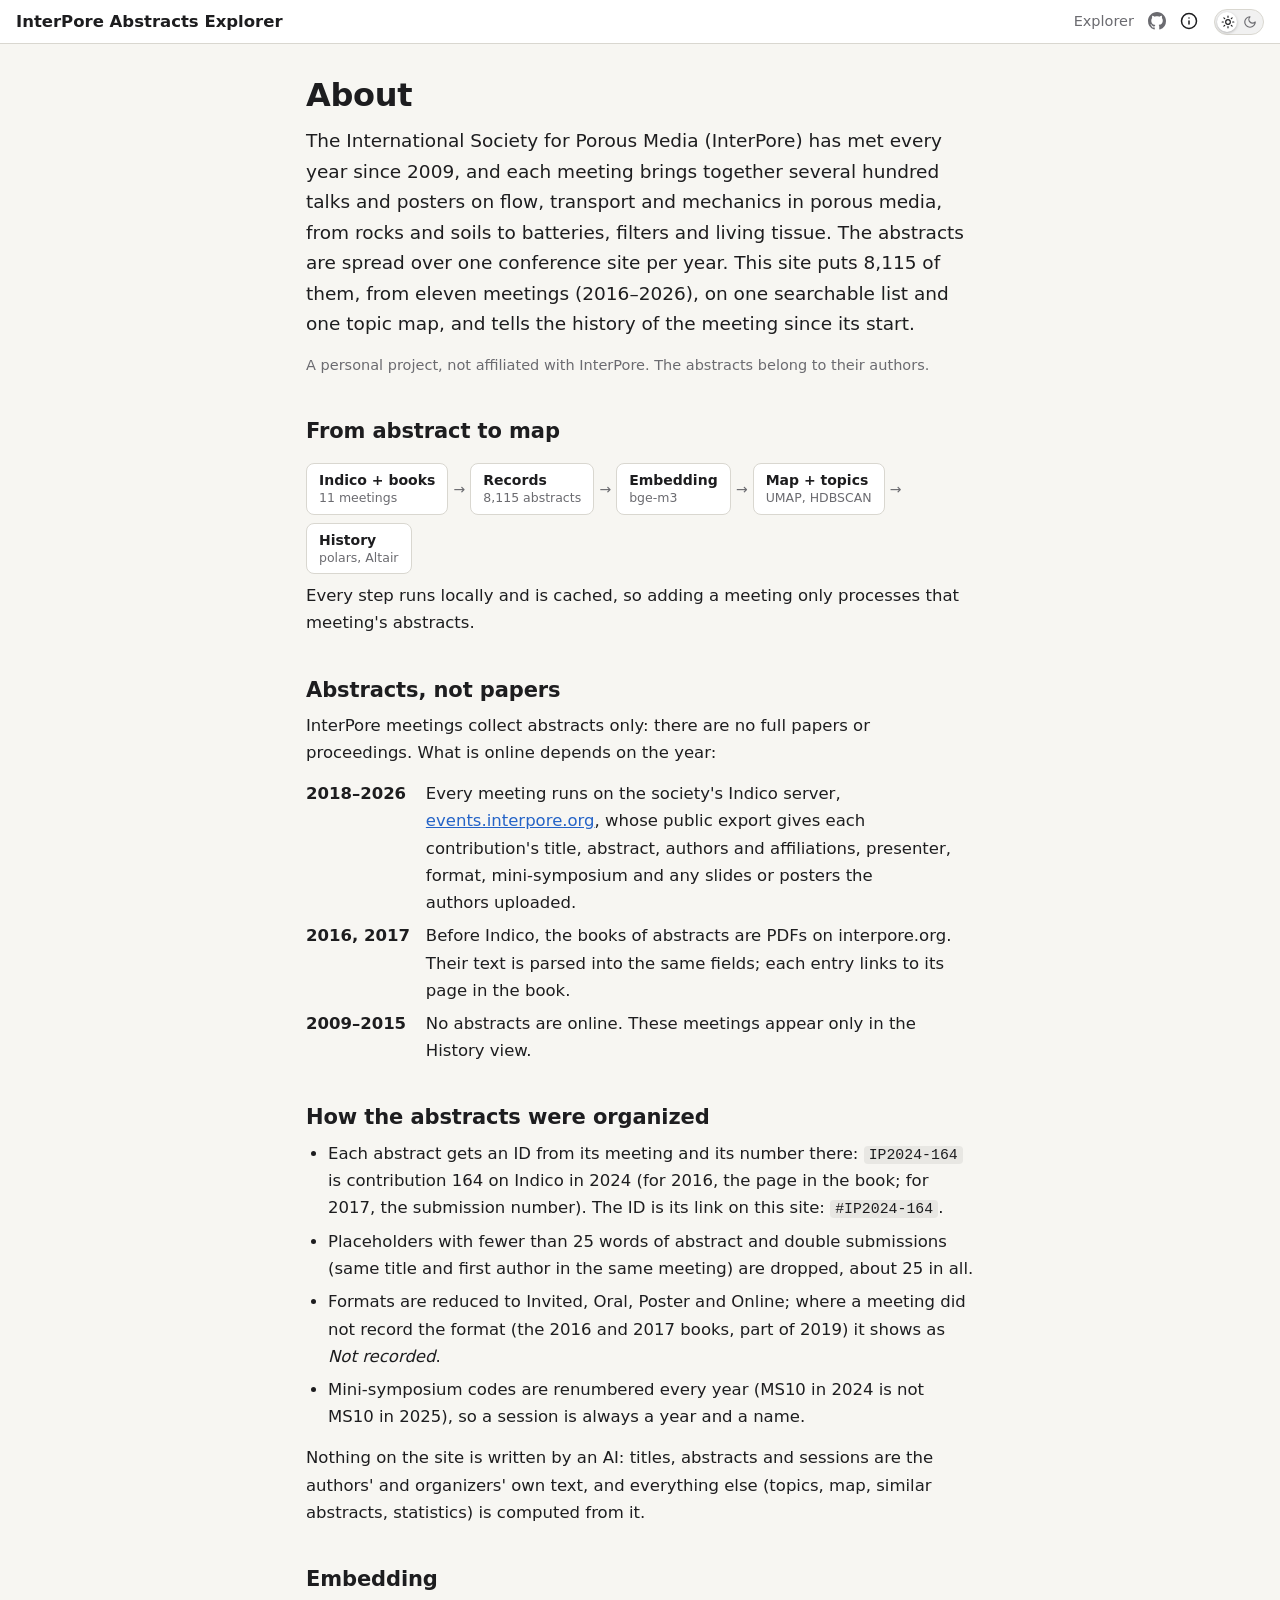
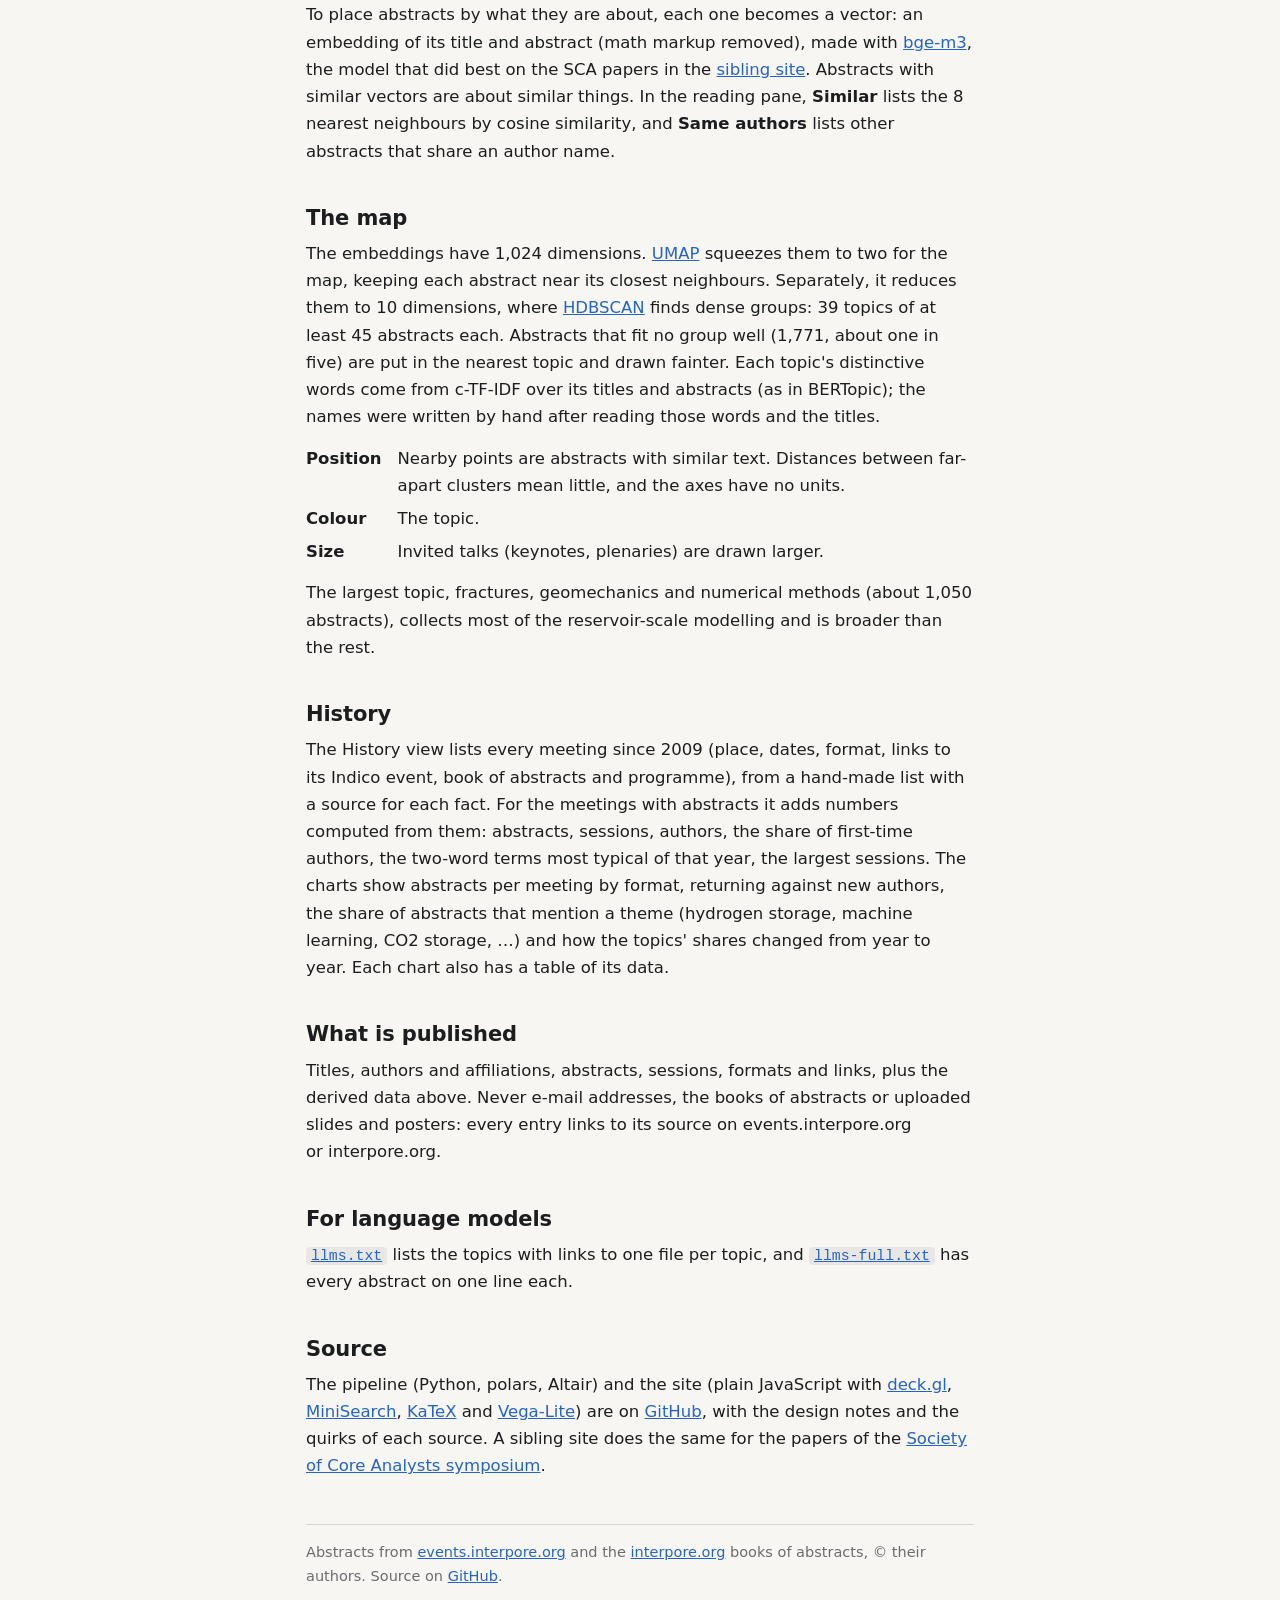
<file: site/about.html>
<!doctype html>
<html lang="en">
<head>
  <meta charset="utf-8">
  <meta name="viewport" content="width=device-width, initial-scale=1">
  <title>About · InterPore Abstracts Explorer</title>
  <meta name="description" content="How the InterPore Abstracts Explorer was built: where the abstracts come from, how they were organized, embedded, clustered into topics and mapped.">
  <script>
    // Apply a saved light/dark choice before first paint (no flash); otherwise follow the system.
    try {
      const t = localStorage.getItem("theme");
      if (t === "light" || t === "dark") document.documentElement.dataset.theme = t;
    } catch {}
  </script>
  <link rel="stylesheet" href="style.css">
</head>
<body class="about">
  <header class="bar">
    <h1><a href="./">InterPore Abstracts Explorer</a></h1>
    <nav class="links" aria-label="Site">
      <a href="./">Explorer</a>
      <a class="gh" href="https://github.com/mralbu/interpore-papers" target="_blank" rel="noopener" aria-label="Source on GitHub" title="Source on GitHub"><svg viewBox="0 0 16 16" width="18" height="18" aria-hidden="true" fill="currentColor"><path d="M8 0c4.42 0 8 3.58 8 8a8.013 8.013 0 0 1-5.45 7.59c-.4.08-.55-.17-.55-.38 0-.27.01-1.13.01-2.2 0-.75-.25-1.23-.54-1.48 1.78-.2 3.65-.88 3.65-3.95 0-.88-.31-1.59-.82-2.15.08-.2.36-1.02-.08-2.12 0 0-.67-.22-2.2.82-.64-.18-1.32-.27-2-.27-.68 0-1.36.09-2 .27-1.53-1.03-2.2-.82-2.2-.82-.44 1.1-.16 1.92-.08 2.12-.51.56-.82 1.28-.82 2.15 0 3.06 1.86 3.75 3.64 3.95-.23.2-.44.55-.51 1.07-.46.21-1.61.55-2.33-.66-.15-.24-.6-.83-1.23-.82-.67.01-.27.38.01.53.34.19.73.9.82 1.13.16.45.68 1.31 2.69.94 0 .67.01 1.3.01 1.49 0 .21-.15.45-.55.38A7.995 7.995 0 0 1 0 8c0-4.42 3.58-8 8-8Z"/></svg></a>
      <a class="about-link" href="about.html" aria-current="page" title="About this site, how it was built"><svg viewBox="0 0 24 24" width="18" height="18" fill="none" stroke="currentColor" stroke-width="2" stroke-linecap="round" stroke-linejoin="round" aria-hidden="true"><circle cx="12" cy="12" r="10"/><path d="M12 16v-4M12 8h.01"/></svg><span>About</span></a>
    </nav>
    <button id="theme" class="theme" type="button" role="switch" aria-label="Dark theme">
      <span class="knob" aria-hidden="true"></span>
      <!-- Sun and moon outlines from Lucide (ISC licence), drawn in currentColor. -->
      <span class="glyph" aria-hidden="true"><svg viewBox="0 0 24 24" width="14" height="14" fill="none" stroke="currentColor" stroke-width="2" stroke-linecap="round" stroke-linejoin="round"><circle cx="12" cy="12" r="4"/><path d="M12 2v2M12 20v2m-7.07-17.07 1.41 1.41m11.32 11.32 1.41 1.41M2 12h2m16 0h2M6.34 17.66l-1.41 1.41M19.07 4.93l-1.41 1.41"/></svg></span>
      <span class="glyph" aria-hidden="true"><svg viewBox="0 0 24 24" width="14" height="14" fill="none" stroke="currentColor" stroke-width="2" stroke-linecap="round" stroke-linejoin="round"><path d="M12 3a6 6 0 0 0 9 9 9 9 0 1 1-9-9Z"/></svg></span>
    </button>
  </header>

  <main class="prose">
    <h1>About</h1>
    <p class="lead">
      The International Society for Porous Media (InterPore) has met every year since 2009, and each meeting
      brings together several hundred talks and posters on flow, transport and mechanics in porous media, from
      rocks and soils to batteries, filters and living tissue. The abstracts are spread over one conference site
      per year. This site puts 8,115 of them, from eleven meetings (2016–2026), on one searchable list and one
      topic map, and tells the history of the meeting since its start.
    </p>
    <p class="note">A personal project, not affiliated with InterPore. The abstracts belong to their authors.</p>

    <h2>From abstract to map</h2>
    <ol class="flow" aria-label="Pipeline">
      <li><b>Indico + books</b><span>11 meetings</span></li>
      <li><b>Records</b><span>8,115 abstracts</span></li>
      <li><b>Embedding</b><span>bge-m3</span></li>
      <li><b>Map + topics</b><span>UMAP, HDBSCAN</span></li>
      <li><b>History</b><span>polars, Altair</span></li>
    </ol>
    <p>
      Every step runs locally and is cached, so adding a meeting only processes that meeting's abstracts.
    </p>

    <h2>Abstracts, not papers</h2>
    <p>
      InterPore meetings collect abstracts only: there are no full papers or proceedings. What is online
      depends on the year:
    </p>
    <dl>
      <dt>2018–2026</dt><dd>Every meeting runs on the society's Indico server,
        <a href="https://events.interpore.org/">events.interpore.org</a>, whose public export gives each
        contribution's title, abstract, authors and affiliations, presenter, format, mini-symposium and any
        slides or posters the authors uploaded.</dd>
      <dt>2016, 2017</dt><dd>Before Indico, the books of abstracts are PDFs on interpore.org. Their text is parsed
        into the same fields; each entry links to its page in the book.</dd>
      <dt>2009–2015</dt><dd>No abstracts are online. These meetings appear only in the History view.</dd>
    </dl>

    <h2>How the abstracts were organized</h2>
    <ul>
      <li>Each abstract gets an ID from its meeting and its number there: <code>IP2024-164</code> is contribution
        164 on Indico in 2024 (for 2016, the page in the book; for 2017, the submission number). The ID is its
        link on this site: <code>#IP2024-164</code>.</li>
      <li>Placeholders with fewer than 25 words of abstract and double submissions (same title and first author
        in the same meeting) are dropped, about 25 in all.</li>
      <li>Formats are reduced to Invited, Oral, Poster and Online; where a meeting did not record the format
        (the 2016 and 2017 books, part of 2019) it shows as <em>Not recorded</em>.</li>
      <li>Mini-symposium codes are renumbered every year (MS10 in 2024 is not MS10 in 2025), so a session is
        always a year and a name.</li>
    </ul>
    <p>
      Nothing on the site is written by an AI: titles, abstracts and sessions are the authors' and organizers'
      own text, and everything else (topics, map, similar abstracts, statistics) is computed from it.
    </p>

    <h2>Embedding</h2>
    <p>
      To place abstracts by what they are about, each one becomes a vector: an embedding of its title and abstract
      (math markup removed), made with <a href="https://huggingface.co/BAAI/bge-m3">bge-m3</a>, the model that
      did best on the SCA papers in the <a href="https://mralbu.github.io/sca-papers/about.html">sibling
      site</a>. Abstracts with similar vectors are about similar things. In the reading pane,
      <strong>Similar</strong> lists the 8 nearest neighbours by cosine similarity, and <strong>Same
      authors</strong> lists other abstracts that share an author name.
    </p>

    <h2>The map</h2>
    <p>
      The embeddings have 1,024 dimensions. <a href="https://umap-learn.readthedocs.io/">UMAP</a> squeezes them
      to two for the map, keeping each abstract near its closest neighbours. Separately, it reduces them to 10
      dimensions, where <a href="https://hdbscan.readthedocs.io/">HDBSCAN</a> finds dense groups: 39 topics of at
      least 45 abstracts each. Abstracts that fit no group well (1,771, about one in five) are put in the
      nearest topic and drawn fainter. Each topic's distinctive words come from c-TF-IDF over its titles and
      abstracts (as in BERTopic); the names were written by hand after reading those words and the titles.
    </p>
    <dl>
      <dt>Position</dt><dd>Nearby points are abstracts with similar text. Distances between far-apart clusters mean
        little, and the axes have no units.</dd>
      <dt>Colour</dt><dd>The topic.</dd>
      <dt>Size</dt><dd>Invited talks (keynotes, plenaries) are drawn larger.</dd>
    </dl>
    <p>
      The largest topic, fractures, geomechanics and numerical methods (about 1,050 abstracts), collects most of
      the reservoir-scale modelling and is broader than the rest.
    </p>

    <h2>History</h2>
    <p>
      The History view lists every meeting since 2009 (place, dates, format, links to its Indico event, book of
      abstracts and programme), from a hand-made list with a source for each fact. For the meetings with
      abstracts it adds numbers computed from them: abstracts, sessions, authors, the share of first-time
      authors, the two-word terms most typical of that year, the largest sessions. The charts show abstracts
      per meeting by format, returning against new authors, the share of abstracts that mention a theme
      (hydrogen storage, machine learning, CO2 storage, …) and how the topics' shares changed from year to year.
      Each chart also has a table of its data.
    </p>

    <h2>What is published</h2>
    <p>
      Titles, authors and affiliations, abstracts, sessions, formats and links, plus the derived data above.
      Never e-mail addresses, the books of abstracts or uploaded slides and posters: every entry links to its
      source on events.interpore.org or interpore.org.
    </p>

    <h2>For language models</h2>
    <p>
      <a href="llms.txt"><code>llms.txt</code></a> lists the topics with links to one file per topic, and
      <a href="llms-full.txt"><code>llms-full.txt</code></a> has every abstract on one line each.
    </p>

    <h2>Source</h2>
    <p>
      The pipeline (Python, polars, Altair) and the site (plain JavaScript with
      <a href="https://deck.gl/">deck.gl</a>, <a href="https://lucaong.github.io/minisearch/">MiniSearch</a>,
      <a href="https://katex.org/">KaTeX</a> and <a href="https://vega.github.io/vega-lite/">Vega-Lite</a>) are on
      <a href="https://github.com/mralbu/interpore-papers">GitHub</a>, with the design notes and the quirks of each
      source. A sibling site does the same for the papers of the
      <a href="https://mralbu.github.io/sca-papers/">Society of Core Analysts symposium</a>.
    </p>

    <footer>
      Abstracts from <a href="https://events.interpore.org/">events.interpore.org</a> and the
      <a href="https://www.interpore.org/">interpore.org</a> books of abstracts, © their authors. Source on
      <a href="https://github.com/mralbu/interpore-papers">GitHub</a>.
    </footer>
  </main>

  <script>
    // Same light/dark switch as the explorer (shared localStorage key).
    (() => {
      const btn = document.getElementById("theme");
      const root = document.documentElement;
      const isDark = () =>
        root.dataset.theme ? root.dataset.theme === "dark" : matchMedia("(prefers-color-scheme: dark)").matches;
      const sync = () => {
        btn.setAttribute("aria-checked", isDark());
        btn.title = isDark() ? "Switch to light theme" : "Switch to dark theme";
      };
      btn.addEventListener("click", () => {
        const t = isDark() ? "light" : "dark";
        root.dataset.theme = t;
        try { localStorage.setItem("theme", t); } catch {}
        sync();
      });
      matchMedia("(prefers-color-scheme: dark)").addEventListener("change", sync);
      sync();
    })();
  </script>
</body>
</html>
</file>
<file: site/style.css>
:root {
  --bg: #f7f6f2;
  --panel: #ffffffee;
  --text: #1d1d1f;
  --muted: #6b6b70;
  --line: #d9d7d0;
  --accent: #2463c7;
  --shadow: 0 2px 12px #0000001a;
  --card: #ffffff;
  --left-w: 310px;  /* resizable sidebars (set from app.js) */
  --right-w: 560px;
  color-scheme: light;
}
@media (prefers-color-scheme: dark) {
  :root:not([data-theme="light"]) {
    --bg: #121316;
    --panel: #1c1d22ee;
    --text: #e8e8ea;
    --muted: #9a9aa2;
    --line: #34353c;
    --accent: #7aa7ff;
    --shadow: 0 2px 12px #00000066;
    --card: #1a1b20;
    color-scheme: dark;
  }
}
/* Theme picked with the header toggle (app.js sets data-theme). */
:root[data-theme="dark"] {
  --bg: #121316;
  --panel: #1c1d22ee;
  --text: #e8e8ea;
  --muted: #9a9aa2;
  --line: #34353c;
  --accent: #7aa7ff;
  --shadow: 0 2px 12px #00000066;
  --card: #1a1b20;
  color-scheme: dark;
}

* { box-sizing: border-box; }
[hidden] { display: none !important; }
.view[hidden] { display: block !important; }
html, body { margin: 0; height: 100%; }
body {
  background: var(--bg);
  color: var(--text);
  font: 15.5px/1.45 system-ui, -apple-system, "Segoe UI", sans-serif;
  overflow: hidden;
}
a { color: var(--accent); }
.muted { color: var(--muted); }

.bar {
  position: fixed; inset: 0 0 auto 0; height: 44px; z-index: 3;
  display: flex; align-items: center; gap: 16px; padding: 0 16px;
  background: var(--panel); border-bottom: 1px solid var(--line);
}
.bar h1 { font-size: 16.5px; margin: 0; }
/* Right side of the header: source site, GitHub, About (then the theme switch). */
.links { margin-left: auto; flex-shrink: 0; display: flex; align-items: center; gap: 14px; font-size: 14.5px; }
.links a { color: var(--muted); text-decoration: none; }
.links a:hover, .links a[aria-current="page"] { color: var(--text); }
.links a:hover { text-decoration: underline; }
.links .gh { display: grid; place-items: center; }
.links .gh:hover { text-decoration: none; }
.bar h1 a { color: inherit; text-decoration: none; }
.about-link { display: inline-flex; align-items: center; }
/* About is an icon at every width; the word stays for screen readers. */
.about-link span { position: absolute; width: 1px; height: 1px; overflow: hidden; clip-path: inset(50%); }
/* Light/dark switch: a pill with sun and moon glyphs; the knob slides under the current one. */
.theme {
  position: relative; display: grid; grid-template-columns: 1fr 1fr; align-items: center;
  width: 50px; height: 26px; padding: 2px; border: 1px solid var(--line); border-radius: 999px;
  background: color-mix(in srgb, var(--text) 6%, transparent); cursor: pointer;
  font: 13px/1 system-ui, sans-serif; color: var(--muted);
}
.theme { flex-shrink: 0; }  /* keep the switch whole on narrow headers */
.theme:hover { border-color: var(--muted); }
.theme:focus-visible { outline: 2px solid var(--accent); outline-offset: 2px; }
.theme .knob {
  position: absolute; top: 2px; left: 2px; width: 20px; height: 20px; border-radius: 50%;
  background: var(--card); box-shadow: 0 1px 3px #0004; transition: transform .18s ease;
}
.theme[aria-checked="true"] .knob { transform: translateX(24px); background: #4a4c55; }
.theme .glyph { position: relative; display: grid; place-items: center; transition: color .18s; }
.theme[aria-checked="false"] .glyph:nth-of-type(2), .theme[aria-checked="true"] .glyph:nth-of-type(3) { color: var(--text); }
.views { display: flex; gap: 2px; padding: 2px; border-radius: 8px; background: #8881; }
.views button {
  border: 0; background: none; color: var(--muted); font: inherit; font-weight: 600;
  padding: 3px 12px; border-radius: 6px; cursor: pointer;
}
.views button[aria-selected="true"] { background: var(--panel); color: var(--text); box-shadow: 0 1px 3px #0002; }
body:not(.map) .map-only { display: none; }

/* Main area sits between the sidebars; it narrows when the detail panel is open. */
#main { position: fixed; top: 44px; bottom: 0; left: calc(var(--left-w) + 24px); right: 0; }
/* The list narrows for the detail panel; the map keeps its size (the panel floats over it). */
body.has-detail:not(.map) #main { right: calc(var(--right-w) + 24px); }
.view { position: absolute; inset: 0; }
.view[hidden] { display: block; visibility: hidden; pointer-events: none; } /* keep size for deck.gl */
#map { position: absolute; inset: 0; }

#list-view, #history-view { overflow: hidden auto; padding: 0 16px 24px; scrollbar-gutter: stable; }
.list-bar {
  max-width: 920px; margin: 0 auto;
  position: sticky; top: 0; z-index: 1; display: flex; align-items: center; gap: 12px;
  padding: 14px 4px 10px; background: var(--bg);
}
.list-bar label { margin-left: auto; display: flex; gap: 8px; align-items: center; color: var(--muted); }
.list-bar select { width: auto; }
.feed { list-style: none; margin: 0 auto; padding: 0; max-width: 920px; display: grid; gap: 10px; }
.feed .year-head {
  position: sticky; top: 52px; z-index: 1; padding: 8px 4px 4px; background: var(--bg);
  font-size: 14.5px; font-weight: 700; color: var(--muted); letter-spacing: .04em;
}
.card {
  display: grid; grid-template-columns: minmax(0, 1fr); gap: 16px; padding: 14px 16px;
  background: var(--card); border: 1px solid var(--line); border-radius: 10px; cursor: pointer;
}
.card:hover { border-color: color-mix(in srgb, var(--accent) 45%, var(--line)); }
.card:focus-visible { outline: 2px solid var(--accent); outline-offset: 1px; }
.card.on { border-color: var(--accent); box-shadow: 0 0 0 1px var(--accent); }
.card .c-meta { display: flex; align-items: center; gap: 6px; font-size: 13px; color: var(--muted); min-width: 0; }
.card .c-meta span:last-child { white-space: nowrap; overflow: hidden; text-overflow: ellipsis; }
.card .dot { width: 8px; height: 8px; border-radius: 50%; flex: none; }
.card h3 { margin: 4px 0 2px; font-size: 17.5px; line-height: 1.35; font-weight: 650; text-wrap: pretty; }
.card .c-authors { margin: 0 0 6px; color: var(--muted); font-size: 14.5px; white-space: nowrap; overflow: hidden; text-overflow: ellipsis; }
.card .c-abs {
  margin: 0; font-size: 15px; line-height: 1.55; color: color-mix(in srgb, var(--text) 82%, var(--bg));
  display: -webkit-box; -webkit-line-clamp: 3; -webkit-box-orient: vertical; overflow: hidden;
}
.card .c-foot { margin-top: 8px; font-size: 13px; color: var(--muted); }
.list-more { text-align: center; padding: 16px; }
#list-view { container-type: inline-size; }


.resizer {
  position: absolute; top: 0; bottom: 0; width: 10px; cursor: col-resize; z-index: 3; touch-action: none;
}
.resizer[data-side="left"] { position: fixed; top: 56px; bottom: 12px; left: calc(var(--left-w) + 7px); }
.resizer[data-side="right"] { left: -6px; }
.resizer::after {
  content: ""; position: absolute; top: 50%; left: 4px; width: 2px; height: 36px; margin-top: -18px;
  border-radius: 1px; background: var(--line); opacity: 0; transition: opacity .15s;
}
.resizer:hover::after, body.resizing .resizer::after { opacity: 1; background: var(--accent); }
body.resizing { cursor: col-resize; user-select: none; }
body.resizing #main { pointer-events: none; }

.panel {
  position: fixed; z-index: 2; background: var(--panel); border: 1px solid var(--line);
  border-radius: 10px; box-shadow: var(--shadow); backdrop-filter: blur(6px);
}
body.history #controls, body.history .resizer[data-side="left"] { display: none; }
body.history #main, body.history.has-detail:not(.map) #main { left: 0; right: 0; }
body.history #detail { display: none; }
#controls {
  top: 56px; left: 12px; bottom: 12px; width: var(--left-w); padding: 14px 14px 12px; overflow: auto;
}
.field { display: block; margin-bottom: 16px; }
/* Sections after the first get a hairline above them. */
#controls > .field ~ .field { border-top: 1px solid var(--line); padding-top: 14px; }
/* Section headers: small, uppercase, muted (same voice as the reading pane's headings). */
.field > span {
  display: flex; gap: 6px; align-items: baseline; margin-bottom: 8px;
  font-size: 12px; font-weight: 600; color: var(--muted); text-transform: uppercase; letter-spacing: .06em;
}
.field > span .link, .field > span .sep, .field > span .n-head {
  font-size: 13px; text-transform: none; letter-spacing: 0;
}
.field > span .n-head { font-weight: 400; }
.field > span .push { margin-left: auto; }
.field > span .sep { color: var(--muted); font-weight: 400; }
input[type="search"], select, .years input {
  width: 100%; padding: 7px 9px; border: 1px solid var(--line); border-radius: 7px;
  background: color-mix(in srgb, var(--text) 4%, transparent); color: inherit; font: inherit;
  transition: border-color .12s, box-shadow .12s;
}
/* Dropdown lists: some browsers (Chrome on Linux) draw them light, ignoring color-scheme. */
option { background: var(--card); color: var(--text); }
input[type="search"]:focus, select:focus, .years input:focus {
  outline: none; border-color: var(--accent);
  box-shadow: 0 0 0 3px color-mix(in srgb, var(--accent) 22%, transparent);
}
.years { display: grid; grid-template-columns: 1fr auto 1fr; gap: 8px; align-items: center; }
.years input { font-variant-numeric: tabular-nums; }
.years input:invalid, .years input.bad { border-color: #d64545; }
.link { background: none; border: 0; color: var(--accent); cursor: pointer; padding: 0; font: inherit; font-weight: 400; }

.results { list-style: none; margin: 0 0 12px; padding: 0; max-height: 34vh; overflow: auto; }
.results li { padding: 4px 6px; border-radius: 6px; cursor: pointer; }
.results li:hover, .links li:hover { background: #8881; }
.results li.muted { cursor: default; background: none; }
.results small { display: block; color: var(--muted); }

.topics { list-style: none; margin: 0; padding: 0; }
.topics li {
  display: grid; grid-template-columns: 12px 1fr auto; gap: 8px; align-items: center;
  padding: 4px 6px; margin: 0 -6px; border-radius: 6px; cursor: pointer; user-select: none;
}
.topics li.off { opacity: .35; }
.topics li:hover { background: #8881; }
.swatch { width: 12px; height: 12px; border-radius: 50%; }
.topics .n { color: var(--muted); font-size: 13px; }

/* Detail panel: a reading pane in the spirit of alphaxiv's paper page. */
.detail {
  top: 56px; right: 12px; bottom: 12px; width: var(--right-w);
  display: flex; flex-direction: column; padding: 0;
}
.detail .d-bar, .detail .d-body { border-radius: inherit; }
.detail.wide { left: calc(var(--left-w) + 24px); width: auto; }
.detail.wide .resizer { display: none; }
.detail[hidden] { display: none; }
.d-bar {
  display: flex; align-items: center; gap: 4px; padding: 8px 10px 8px 22px;
  border-bottom: 1px solid var(--line);
}
.d-bar .meta { margin: 0 auto 0 0; font-size: 13px; color: var(--muted); font-variant-numeric: tabular-nums; }
.icon {
  width: 30px; height: 30px; border: 0; border-radius: 6px; background: none;
  color: var(--muted); font-size: 20px; line-height: 1; cursor: pointer;
}
.icon:hover, .icon[aria-pressed="true"] { background: #8882; color: var(--text); }
.d-body { flex: 1; min-height: 0; overflow: auto; padding: 18px 22px 28px; }
.detail.wide .d-body { padding: 28px max(22px, calc((100% - 760px) / 2)) 40px; }
.chip {
  border: 0; padding: 2px 10px; border-radius: 999px; color: #fff; font: inherit;
  font-size: 13px; font-weight: 600; cursor: pointer;
}
.detail h2 { font-size: 24px; line-height: 1.28; font-weight: 650; margin: 12px 0 8px; letter-spacing: -.01em; text-wrap: balance; }
.detail.wide h2 { font-size: 31px; }
/* Authors with affiliations; the presenter is marked. */
.authors { list-style: none; margin: 0 0 10px; padding: 0; display: flex; flex-wrap: wrap; gap: 2px 14px; }
.authors li { color: var(--text); }
.authors .aff { color: var(--muted); font-size: 14px; }
.authors .pres { font-size: 12px; color: var(--muted); margin-left: 4px; }
.authors.wide { display: grid; gap: 4px; }
.authors button.link { font-size: 14px; }
.d-session { margin: 0 0 14px; font-size: 14.5px; }
.d-session .link { text-align: left; }
.files { list-style: none; margin: 0; padding: 0; display: flex; flex-wrap: wrap; gap: 6px; }
.files a {
  display: inline-block; padding: 3px 10px; border: 1px solid var(--line); border-radius: 999px;
  font-size: 13.5px; text-decoration: none; max-width: 100%; overflow: hidden; text-overflow: ellipsis; white-space: nowrap;
}
.files a:hover { border-color: var(--accent); }
.abstract p { margin: 0 0 .9em; }
.session-pill {
  margin: 0; padding: 6px 9px; border-radius: 7px; font-size: 14px; line-height: 1.35;
  background: color-mix(in srgb, var(--accent) 12%, transparent); border: 1px solid color-mix(in srgb, var(--accent) 35%, var(--line));
}
.d-actions { display: flex; gap: 8px; flex-wrap: wrap; }
.btn {
  display: inline-flex; align-items: center; padding: 6px 12px; border-radius: 7px;
  border: 1px solid var(--line); background: transparent; color: var(--text);
  font: inherit; font-weight: 600; text-decoration: none; cursor: pointer;
}
.btn:hover { background: #8881; }
.btn.primary { background: var(--accent); border-color: var(--accent); color: var(--bg); }
.btn.primary:hover { filter: brightness(1.08); background: var(--accent); }
.detail h3 { font-size: 13px; margin: 22px 0 8px; color: var(--muted); text-transform: uppercase; letter-spacing: .06em; }
.abstract { margin: 0; font-size: 17px; line-height: 1.7; max-width: 72ch; text-wrap: pretty; }
.detail.wide .abstract { font-size: 18.5px; }

.related { margin-top: 26px; }
.tabs { display: flex; gap: 4px; border-bottom: 1px solid var(--line); margin-bottom: 8px; }
.tabs button {
  border: 0; background: none; color: var(--muted); font: inherit; font-weight: 600;
  padding: 6px 10px; margin-bottom: -1px; border-bottom: 2px solid transparent; cursor: pointer;
}
.tabs button[aria-selected="true"] { color: var(--text); border-bottom-color: var(--accent); }
.tabs span { font-weight: 400; color: var(--muted); font-variant-numeric: tabular-nums; }
.cards { list-style: none; margin: 0; padding: 0; display: grid; gap: 2px; }
.cards li { padding: 8px 10px; border-radius: 8px; cursor: pointer; }
.cards li:hover, .cards li:focus-visible { background: #8881; outline: none; }
.cards .t {
  display: -webkit-box; -webkit-line-clamp: 2; -webkit-box-orient: vertical; overflow: hidden;
  font-weight: 550; line-height: 1.35;
}
.cards .m { display: flex; align-items: center; gap: 6px; margin-top: 2px; font-size: 13px; color: var(--muted); }
.cards .dot { width: 8px; height: 8px; border-radius: 50%; flex: none; }

.tooltip {
  position: fixed; z-index: 4; pointer-events: none; max-width: 340px; padding: 6px 8px;
  background: var(--panel); border: 1px solid var(--line); border-radius: 6px; box-shadow: var(--shadow);
  font-size: 13px;
}

@media (max-width: 760px) {
  #main, body.has-detail #main { left: 0; right: 0; bottom: 42vh; }
  .resizer { display: none; }
  #controls { top: auto; left: 8px; right: 8px; bottom: 8px; width: auto; max-height: 40vh; }
  .detail, .detail.wide { inset: 52px 8px 8px 8px; width: auto; }
  #wide { display: none; }
  .links { gap: 10px; }
  .links .src, #count { display: none; }
  .bar { gap: 10px; padding: 0 10px; }
  .bar h1 { font-size: 14px; line-height: 1.15; }
  .views button { padding: 3px 9px; }
}

/* ---- History view -------------------------------------------------------- */
.history { max-width: 1040px; margin: 0 auto; padding: 28px 8px 48px; }
.eyebrow { margin: 0; font-size: 12px; font-weight: 600; color: var(--muted); text-transform: uppercase; letter-spacing: .08em; }
.history h2 { font-size: 30px; line-height: 1.2; margin: 4px 0 10px; letter-spacing: -.01em; }
.history h3 { font-size: 19px; margin: 0 0 4px; }
.lede { font-size: 17px; line-height: 1.6; max-width: 75ch; margin: 0 0 18px; text-wrap: pretty; }
.small { font-size: 13.5px; }
.h-section { margin-top: 40px; }
.h-section > p.small { margin: 0 0 12px; max-width: 80ch; }
.tiles { display: grid; grid-template-columns: repeat(auto-fit, minmax(150px, 1fr)); gap: 10px; margin: 0 0 12px; }
.tiles div { padding: 12px 14px; border: 1px solid var(--line); border-radius: 10px; background: var(--card); }
.tiles dt { font-size: 13px; color: var(--muted); }
.tiles dd.sub { font-size: 12.5px; font-weight: 400; color: var(--muted); letter-spacing: 0; margin: 0; }
.tiles dd { margin: 2px 0 0; font-size: 28px; font-weight: 650; font-variant-numeric: tabular-nums; letter-spacing: -.01em; }
.chart { width: 100%; min-height: 120px; }
.chart .vega-embed { width: 100%; }
.chart .plot { overflow-x: auto; }
.chart .vega-embed summary { opacity: .7; }
.chart-table { margin-top: 6px; font-size: 13.5px; }
.chart-table summary { cursor: pointer; color: var(--muted); }
.chart-table table { border-collapse: collapse; margin-top: 6px; font-variant-numeric: tabular-nums; }
.chart-table th, .chart-table td { padding: 2px 10px; border-bottom: 1px solid var(--line); text-align: right; }
.chart-table th:first-child, .chart-table td:first-child { text-align: left; }
.chart-table .scroll { max-height: 320px; overflow: auto; }

.timeline { list-style: none; margin: 12px 0 0; padding: 0; position: relative; }
.timeline::before { content: ""; position: absolute; left: 62px; top: 6px; bottom: 6px; width: 2px; background: var(--line); }
.m-item { display: grid; grid-template-columns: 52px 22px minmax(0, 1fr); gap: 0 10px; padding: 8px 0; }
.m-year { font-size: 17px; font-weight: 700; font-variant-numeric: tabular-nums; text-align: right; padding-top: 10px; }
.m-dot { width: 14px; height: 14px; margin: 14px 0 0 4px; border-radius: 50%; background: var(--card); border: 3px solid var(--accent); position: relative; z-index: 1; }
.m-item.no-abstracts .m-dot { border-color: var(--muted); }
.m-item.upcoming .m-dot { border-style: dashed; }
.m-card { padding: 12px 16px; border: 1px solid var(--line); border-radius: 10px; background: var(--card); min-width: 0; }
.m-head { display: flex; flex-wrap: wrap; align-items: baseline; gap: 4px 10px; }
.m-head h4 { margin: 0; font-size: 17px; }
.m-head .when { color: var(--muted); font-size: 14px; }
.badge { padding: 0 7px; border-radius: 999px; border: 1px solid var(--line); font-size: 12px; color: var(--muted); }
.m-place { margin: 2px 0 0; color: var(--muted); font-size: 14.5px; }
.m-notes { margin: 8px 0 0; font-size: 15px; line-height: 1.55; max-width: 80ch; }
.m-stats { margin: 10px 0 0; font-size: 14.5px; }
.m-stats b { font-variant-numeric: tabular-nums; }
.m-terms { display: flex; flex-wrap: wrap; gap: 5px; margin-top: 8px; }
.m-terms button {
  padding: 1px 8px; border: 1px solid var(--line); border-radius: 999px; background: transparent;
  color: var(--text); font: inherit; font-size: 13px; cursor: pointer;
}
.m-terms button:hover { border-color: var(--accent); color: var(--accent); }
.m-more { margin-top: 8px; font-size: 14px; }
.m-more summary { cursor: pointer; color: var(--muted); }
.m-more ol { margin: 6px 0 0; padding-left: 20px; }
.m-links { display: flex; flex-wrap: wrap; gap: 6px 14px; margin-top: 10px; font-size: 14px; }
.m-links .btn { padding: 3px 10px; font-size: 14px; }
.h-foot { margin-top: 48px; padding-top: 14px; border-top: 1px solid var(--line); }

@media (max-width: 760px) {
  body.history #main { bottom: 0; }
  .history { padding: 20px 16px 40px; }
  .timeline::before { left: 50px; }
  .m-item { grid-template-columns: 40px 22px minmax(0, 1fr); gap: 0 6px; }
  .m-year { font-size: 15px; }
}

/* ---- About page (about.html) ---------------------------------------------- */
body.about { height: auto; overflow: auto; }
.prose {
  max-width: 700px; margin: 0 auto; padding: 76px 16px 56px;
  font-size: 16.5px; line-height: 1.65; text-wrap: pretty;
}
.prose h1 { font-size: 32px; line-height: 1.2; margin: 0 0 12px; letter-spacing: -.01em; }
.prose h2 { font-size: 21px; line-height: 1.3; margin: 40px 0 8px; letter-spacing: -.005em; }
.prose p, .prose ul, .prose ol { margin: 0 0 14px; }
.prose ul, .prose ol { padding-left: 22px; }
.prose li { margin-bottom: 6px; }
.prose code { font-size: .9em; padding: 1px 5px; border-radius: 4px; background: color-mix(in srgb, var(--text) 7%, transparent); }
.prose .lead { font-size: 18.5px; color: var(--text); }
.prose .note { font-size: 14.5px; color: var(--muted); }
.prose dl { margin: 0 0 14px; display: grid; grid-template-columns: max-content 1fr; gap: 6px 16px; }
.prose dt { font-weight: 650; }
.prose dd { margin: 0; }
@media (max-width: 520px) { .prose dl { grid-template-columns: 1fr; gap: 0; } .prose dd { margin-bottom: 8px; } }
/* Pipeline strip: one card per stage, arrows between; wraps on narrow screens. */
.flow { list-style: none; padding: 0 !important; margin: 18px 0 8px !important; display: flex; flex-wrap: wrap; gap: 8px 0; counter-reset: step; }
.flow li {
  position: relative; display: grid; gap: 1px; margin: 0 22px 0 0; padding: 7px 12px;
  border: 1px solid var(--line); border-radius: 8px; background: var(--card); font-size: 14px; line-height: 1.3;
}
.flow li::after { content: "→"; position: absolute; right: -18px; top: 50%; transform: translateY(-50%); color: var(--muted); }
.flow li:last-child { margin-right: 0; }
.flow li:last-child::after { content: none; }
.flow b { font-weight: 650; }
.flow span { color: var(--muted); font-size: 12.5px; }
.legend { display: flex; flex-wrap: wrap; gap: 6px 18px; margin: 0 0 14px; font-size: 14.5px; color: var(--muted); }
.legend span { display: inline-flex; align-items: center; gap: 7px; }
.legend i { display: inline-block; border-radius: 50%; background: var(--accent); }
.legend i.line { width: 18px; height: 2px; border-radius: 1px; }
.prose footer { margin-top: 44px; padding-top: 16px; border-top: 1px solid var(--line); font-size: 14.5px; color: var(--muted); }
/* Very narrow phones: the explorer header keeps About; GitHub stays on the About page. */
@media (max-width: 420px) { body:not(.about) .links .gh { display: none; } }
</file>
